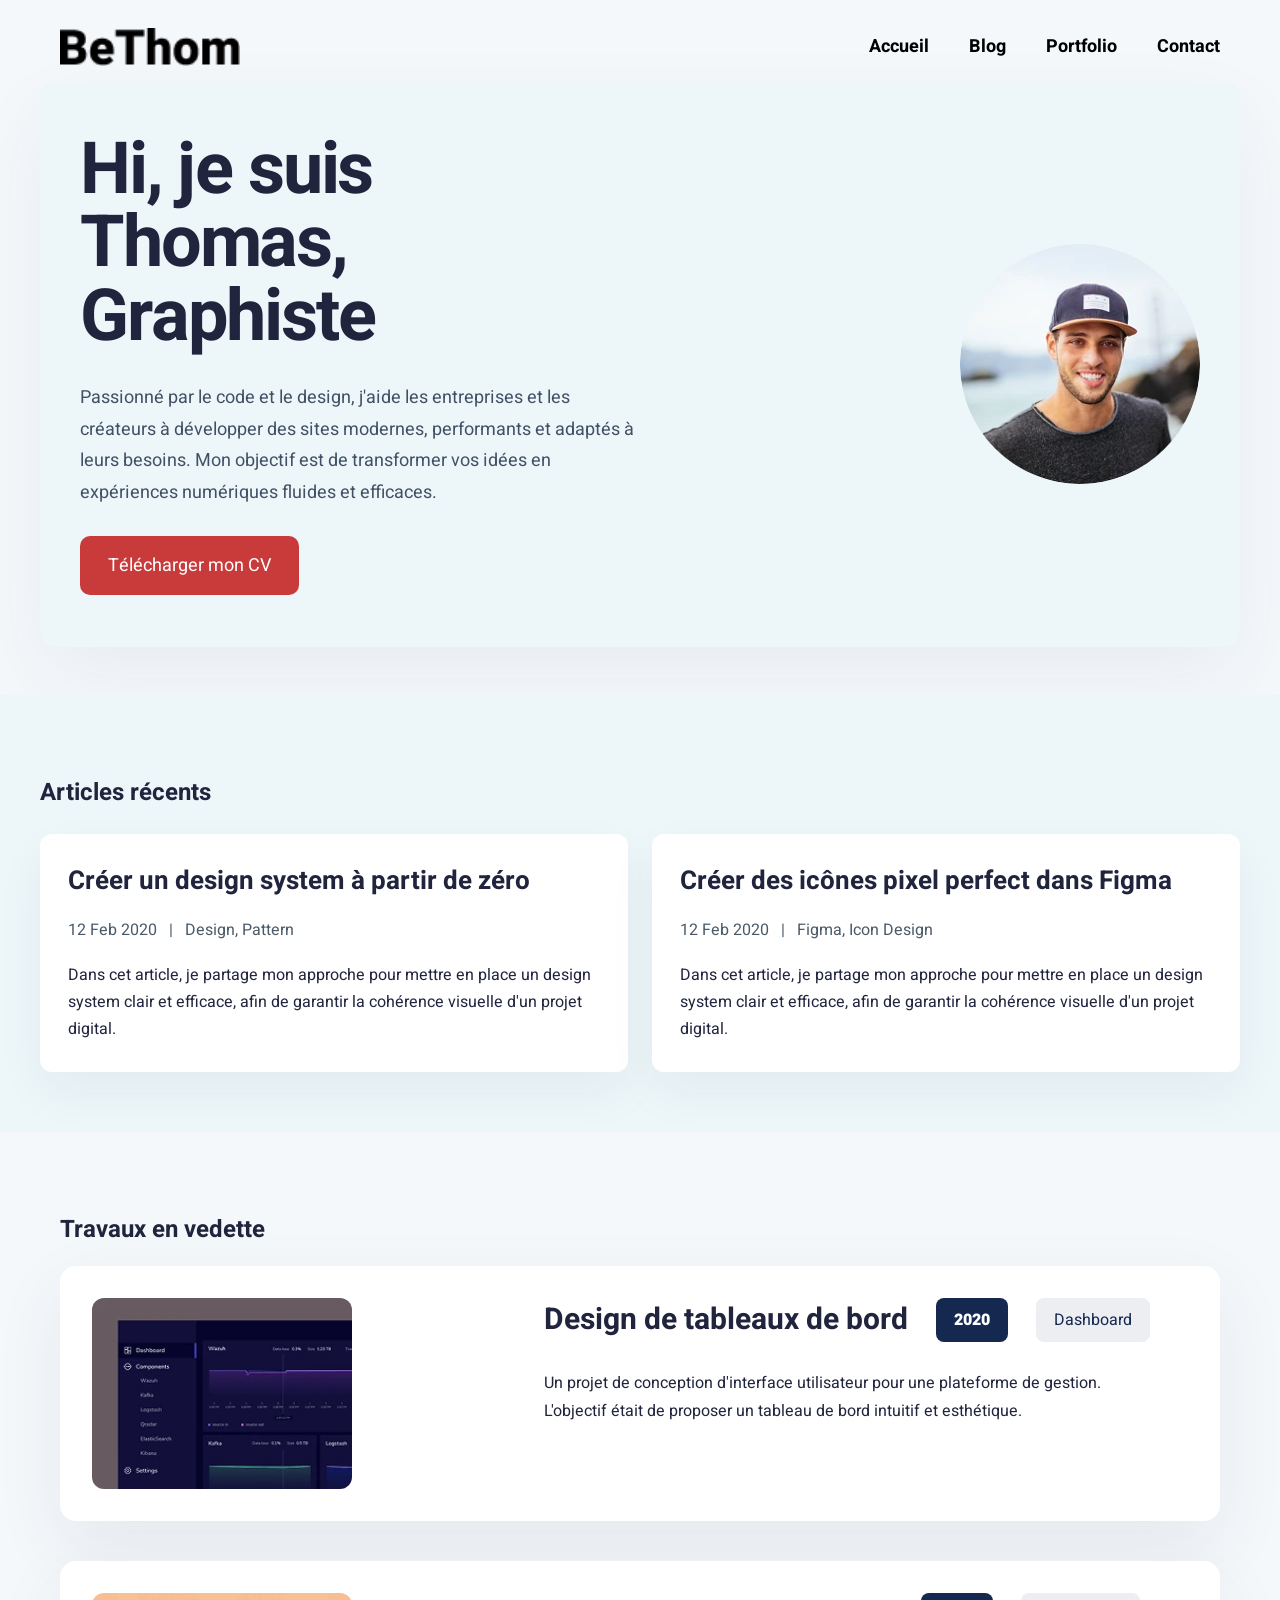
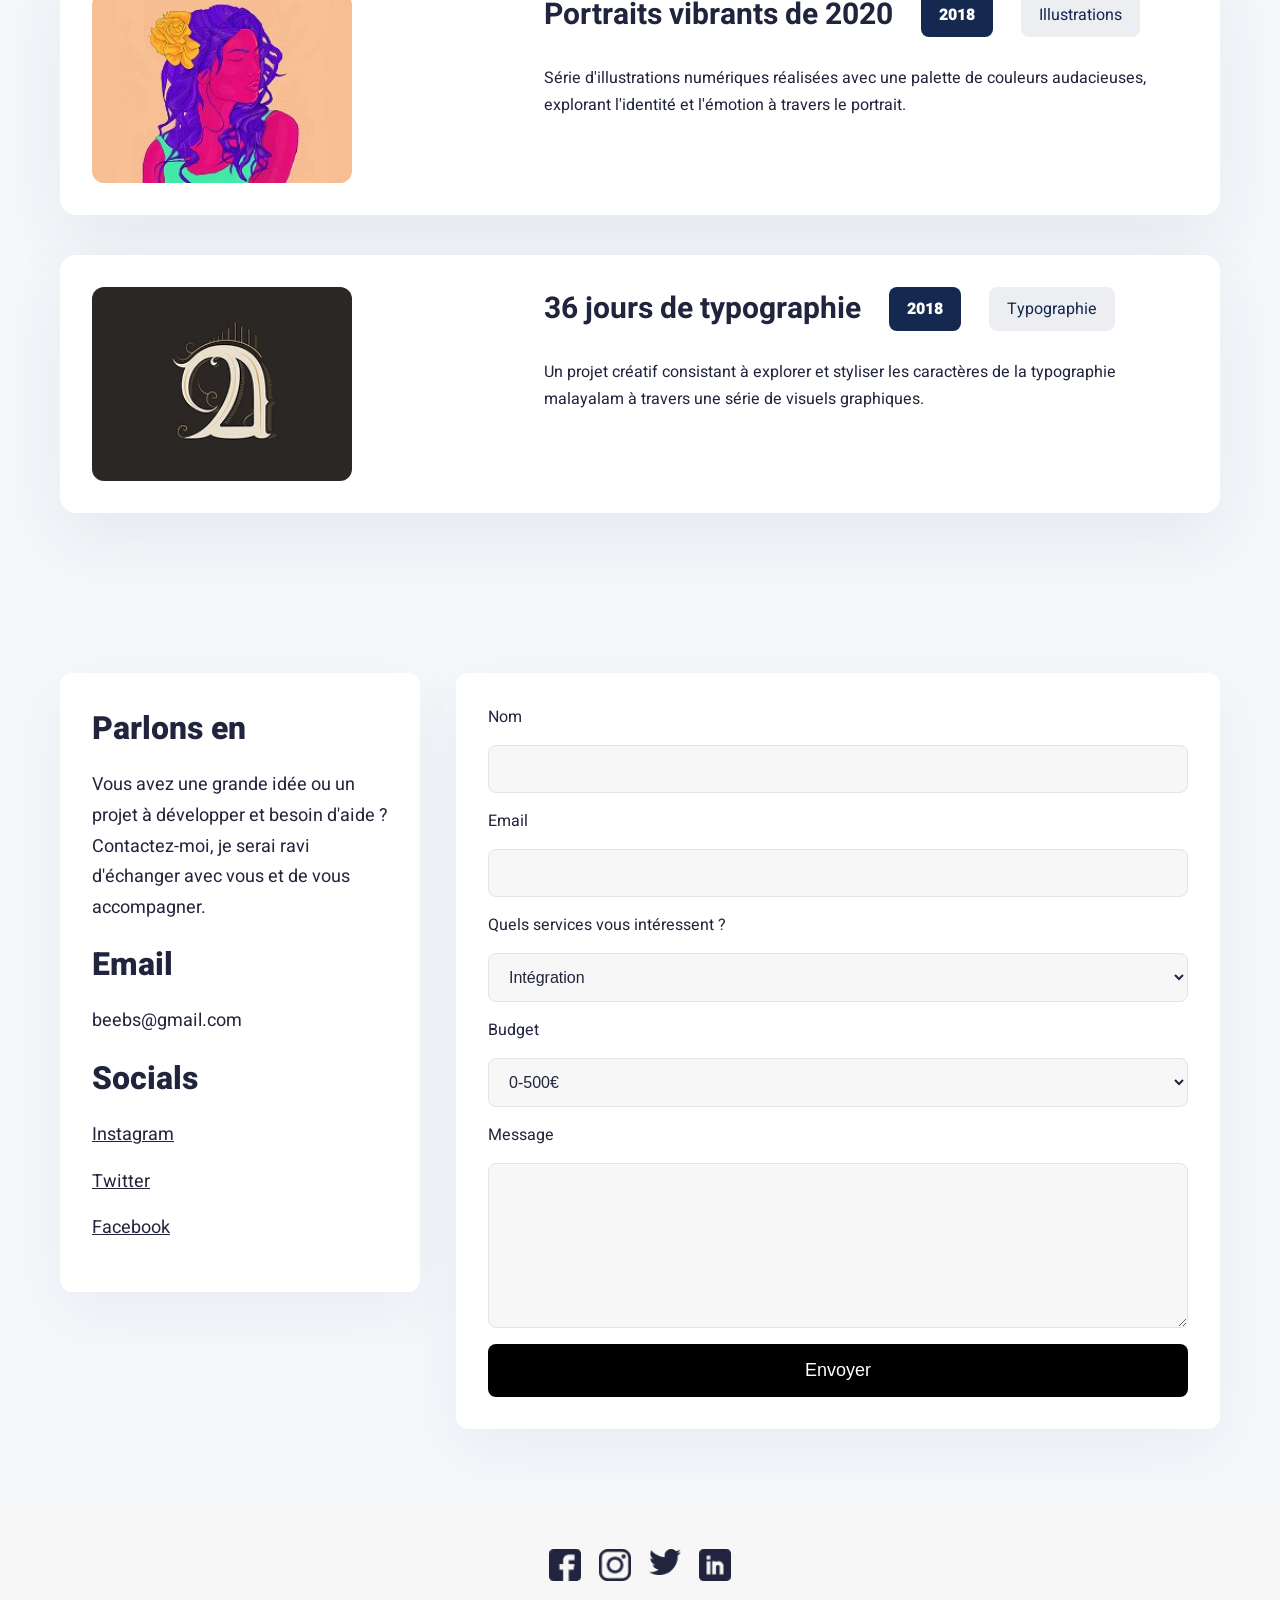
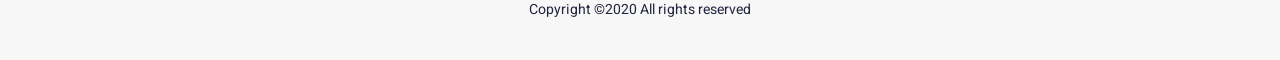
<file: index.html>
<!DOCTYPE html>
<html lang="fr">
<head>
    <meta charset="UTF-8"/>
    <meta name="viewport" content="width=device-width, initial-scale=1.0"/>
    <title>Portfolio de Thomas</title>
    <base href="./">
    <link rel="stylesheet" href="style.min.css"/>
    <link rel="preconnect" href="https://fonts.googleapis.com">
    <link rel="preconnect" href="https://fonts.gstatic.com" crossorigin>
    <link rel="stylesheet" href="https://fonts.googleapis.com/css2?family=Heebo:wght@100..900&display=swap">
</head>
<body>

<nav>
    <picture class="brand-logo">
        <source srcset="logo.webp" type="image/webp" />
                <source srcset="logo.png" type="image/png" />
        <img src="logo.png" alt="Logo de Thomas"  onerror="if(this.dataset.webpFallback!=='true'){this.dataset.webpFallback='true';this.src=this.getAttribute('src');}">
    </picture>
    <div id="nav-links">
        <a class="nav-link" href="index.html">Accueil</a>
        <a class="nav-link" href="#blog">Blog</a>
        <a class="nav-link" href="#projets">Portfolio</a>
        <a class="nav-link" href="#contact">Contact</a>
        <button id="menu-button" aria-label="Ouvrir le menu" aria-expanded="false">
            <svg class="menu-icon" viewBox="0 0 37 27" aria-hidden="true" focusable="false">
                <rect x="0" y="3" width="37" height="3" rx="1.5"></rect>
                <rect x="0" y="12" width="37" height="3" rx="1.5"></rect>
                <rect x="0" y="21" width="37" height="3" rx="1.5"></rect>
            </svg>
        </button>
    </div>
</nav>

<header>
    <div id="header-content">
        <h1>Hi, je suis Thomas, <br /> Graphiste</h1>
        <p id="subtitle">Passionné par le code et le design, j'aide les entreprises et les créateurs à développer des sites modernes, performants et adaptés à leurs besoins. Mon objectif est de transformer vos idées en expériences numériques fluides et efficaces.</p>
       <a href="CV_Thomas.pdf" id="button-cv" download="CV_Thomas.pdf">Télécharger mon CV</a>
    </div>
    <div class="hero-image">
        <picture>
            <source srcset="photo.webp" type="image/webp" />
                <source srcset="photo.png" type="image/png" />
            <img src="photo.png" alt="Photo de Thomas"  onerror="if(this.dataset.webpFallback!=='true'){this.dataset.webpFallback='true';this.src=this.getAttribute('src');}">
        </picture>
    </div>
</header>

<section id="blog">
    <h2>Articles récents</h2>
    <div id="blog-content"></div>
    <div id="articles">
        <div class="article-blog">
            <h3 class="article-title">Créer un design system à partir de zéro</h3>
            <p class="date-category">
                <span>12 Feb 2020</span>
                <span>|</span>
                <span>Design, Pattern</span>
            </p>
            <p class="article-description">Dans cet article, je partage mon approche pour mettre en place un design system clair et efficace, afin de garantir la cohérence visuelle d'un projet digital.</p>
        </div>
        <div class="article-blog">
            <h3 class="article-title">Créer des icônes pixel perfect dans Figma</h3>
            <p class="date-category">
                <span>12 Feb 2020</span>
                <span>|</span>
                <span>Figma, Icon Design</span>
            </p>
            <p class="article-description">Dans cet article, je partage mon approche pour mettre en place un design system clair et efficace, afin de garantir la cohérence visuelle d'un projet digital.</p>
        </div>
    </div>
</section>

<main>
    <section id="projets">
        <h2>Travaux en vedette</h2>
        <div class="projet">
            <div>
                <picture>
                    <source srcset="projet1.webp" type="image/webp"/>
                <source srcset="projet1.png" type="image/png" />
                    <img src="projet1.png" alt="Design de tableaux de bord" class="projet-image" onerror="if(this.dataset.webpFallback!=='true'){this.dataset.webpFallback='true';this.src=this.getAttribute('src');}">
                </picture>
            </div>
            <div class="date-type">
                <h3 class="projet-title">Design de tableaux de bord</h3>
                <span class="projet-date">2020</span>
                <span class="projet-type">Dashboard</span>
                <p class="projet-description">Un projet de conception d'interface utilisateur pour une plateforme de gestion. L'objectif était de proposer un tableau de bord intuitif et esthétique.</p>
            </div>
        </div>
        <div class="projet">
            <div>
                <picture>
                    <source srcset="projet2.webp" type="image/webp"/>
                <source srcset="projet2.png" type="image/png" />
                    <img src="projet2.png" alt="Portraits vibrants de 2020" class="projet-image" onerror="if(this.dataset.webpFallback!=='true'){this.dataset.webpFallback='true';this.src=this.getAttribute('src');}">
                </picture>
            </div>
            <div class="date-type">
                <h3 class="projet-title">Portraits vibrants de 2020</h3>
                <span class="projet-date">2018</span>
                <span class="projet-type">Illustrations</span>
                <p class="projet-description">Série d'illustrations numériques réalisées avec une palette de couleurs audacieuses, explorant l'identité et l'émotion à travers le portrait.</p>
            </div>
        </div>
        <div class="projet">
            <div>
                <picture>
                    <source srcset="projet3.webp" type="image/webp"/>
                <source srcset="projet3.png" type="image/png" />
                    <img src="projet3.png" alt="36 jours de typographie" class="projet-image" onerror="if(this.dataset.webpFallback!=='true'){this.dataset.webpFallback='true';this.src=this.getAttribute('src');}">
                </picture>
            </div>
            <div class="date-type">
                <h3 class="projet-title">36 jours de typographie</h3>
                <span class="projet-date">2018</span>
                <span class="projet-type">Typographie</span>
                <p class="projet-description">Un projet créatif consistant à explorer et styliser les caractères de la typographie malayalam à travers une série de visuels graphiques.</p>
            </div>
        </div>
    </section>

    <section id="contact">
        <div class="contact-formulaire">
            <div id="coordonnees">
                <h3 class="contact-title">Parlons en</h3>
                <p id="contact-intro">Vous avez une grande idée ou un projet à développer et besoin d'aide ? Contactez-moi, je serai ravi d'échanger avec vous et de vous accompagner.</p>
                <h3 class="contact-title">Email</h3>
                <p id="contact-email">beebs@gmail.com</p>
                <h3 class="contact-title">Socials</h3>
                <p><a class="social-links" href="https://www.instagram.com" target="_blank" rel="noreferrer">Instagram</a></p>
                <p><a class="social-links" href="https://www.x.com" target="_blank" rel="noreferrer">Twitter</a></p>
                <p><a class="social-links" href="https://www.facebook.com" target="_blank" rel="noreferrer">Facebook</a></p>
            </div>
            <form>
                <label for="name">Nom</label>
                <input type="text" name="nom" id="name" />
                <label for="email">Email</label>
                <input type="email" name="email" id="email" />
                <label for="service">Quels services vous intéressent ?</label>
                <select name="service" id="service">
                    <option value="Intégration">Intégration</option>
                    <option value="Maquette">Maquette</option>
                    <option value="Typographie">Typographie</option>
                </select>
                <label for="budget">Budget</label>
                <select name="budget" id="budget">
                    <option value="0-500€">0-500€</option>
                    <option value="500-2000 €">500-2000 €</option>
                    <option value="2000€ et +">2000€ et +</option>
                </select>
                <label for="message">Message</label>
                <textarea name="message" id="message"></textarea>
                <button type="submit">Envoyer</button>
            </form>
        </div>
    </section>
</main>

<footer class="site-footer">
    <div class="footer">
        <div id="icons-socials">
            <a href="#" target="_blank" rel="noreferrer">
                <picture>
                    <source srcset="fb.webp" type="image/webp" />
                <source srcset="fb.png" type="image/png" />
                    <img src="fb.png" alt="Facebook"  onerror="if(this.dataset.webpFallback!=='true'){this.dataset.webpFallback='true';this.src=this.getAttribute('src');}">
                </picture>
            </a>
            <a href="#" target="_blank" rel="noreferrer">
                <picture>
                    <source srcset="instagram.webp" type="image/webp" />
                <source srcset="instagram.png" type="image/png" />
                    <img src="instagram.png" alt="Instagram"  onerror="if(this.dataset.webpFallback!=='true'){this.dataset.webpFallback='true';this.src=this.getAttribute('src');}">
                </picture>
            </a>
            <a href="#" target="_blank" rel="noreferrer">
                <img src="twitter.png" alt="Twitter"  onerror="if(this.dataset.webpFallback!=='true'){this.dataset.webpFallback='true';this.src=this.getAttribute('src');}">
            </a>
            <a href="#" target="_blank" rel="noreferrer">
                <picture>
                    <source srcset="linkedin.webp" type="image/webp" />
                <source srcset="linkedin.png" type="image/png" />
                    <img src="linkedin.png" alt="LinkedIn"  onerror="if(this.dataset.webpFallback!=='true'){this.dataset.webpFallback='true';this.src=this.getAttribute('src');}">
                </picture>
            </a>
        </div>
        <p id="copyright">Copyright ©2020 All rights reserved</p>
    </div>
</footer>
<script>
    document.addEventListener('DOMContentLoaded', function () {
        document.querySelectorAll('picture > img').forEach(function (img) {
            img.addEventListener('error', function () {
                var fallback = img.getAttribute('src');
                if (fallback && !img.src.endsWith(fallback)) {
                    img.src = fallback;
                }
            });
        });

        // Toggle du menu mobile (bouton hamburger)
        var menuButton = document.getElementById('menu-button');
        var navLinks = document.getElementById('nav-links');
        if (menuButton && navLinks) {
            menuButton.addEventListener('click', function () {
                var isOpen = navLinks.classList.toggle('open');
                menuButton.setAttribute('aria-expanded', isOpen ? 'true' : 'false');
            });
        }
    });
</script>
</body>
</html>
</file>
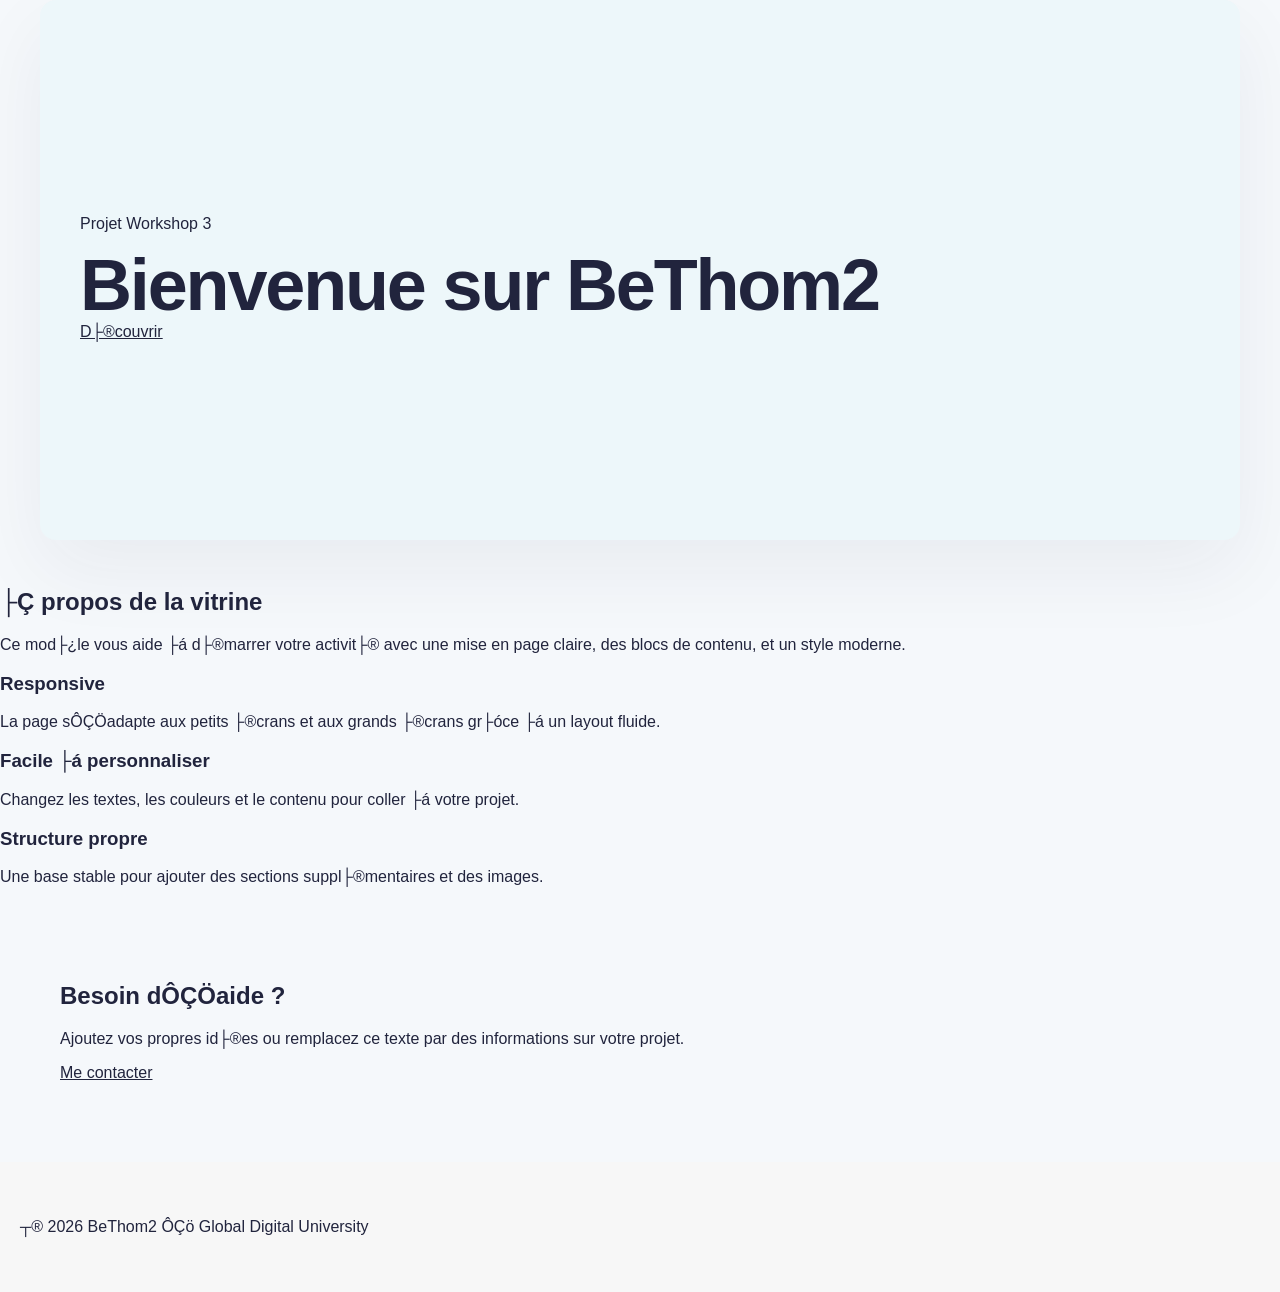
<file: prev_index.html>
﻿<!DOCTYPE html>
<html lang="fr">
<head>
  <meta charset="UTF-8" />
  <meta name="viewport" content="width=device-width, initial-scale=1.0" />
  <title>BeThom2 - Atelier Web</title>
  <link rel="stylesheet" href="styles/style.css" />
</head>
<body>
  <header class="site-header">
    <div class="container">
      <p class="eyebrow">Projet Workshop 3</p>
      <h1>Bienvenue sur BeThom2</h1>
      <a class="button" href="#apropos">D├®couvrir</a>
    </div>
  </header>

  <main>
    <section id="apropos" class="section section-light">
      <div class="container">
        <h2>├Ç propos de la vitrine</h2>
        <p>Ce mod├¿le vous aide ├á d├®marrer votre activit├® avec une mise en page claire, des blocs de contenu, et un style moderne.</p>
      </div>
    </section>

    <section class="section section-cards">
      <div class="container cards">
        <article class="card">
          <h3>Responsive</h3>
          <p>La page sÔÇÖadapte aux petits ├®crans et aux grands ├®crans gr├óce ├á un layout fluide.</p>
        </article>
        <article class="card">
          <h3>Facile ├á personnaliser</h3>
          <p>Changez les textes, les couleurs et le contenu pour coller ├á votre projet.</p>
        </article>
        <article class="card">
          <h3>Structure propre</h3>
          <p>Une base stable pour ajouter des sections suppl├®mentaires et des images.</p>
        </article>
      </div>
    </section>

    <section id="contact" class="section section-secondary">
      <div class="container contact-block">
        <h2>Besoin dÔÇÖaide ?</h2>
        <p>Ajoutez vos propres id├®es ou remplacez ce texte par des informations sur votre projet.</p>
        <a class="button secondary" href="mailto:contact@example.com">Me contacter</a>
      </div>
    </section>
  </main>

  <footer class="site-footer">
    <div class="container">
      <p>┬® 2026 BeThom2 ÔÇö Global Digital University</p>
    </div>
  </footer>
</body>
</html>
</file>
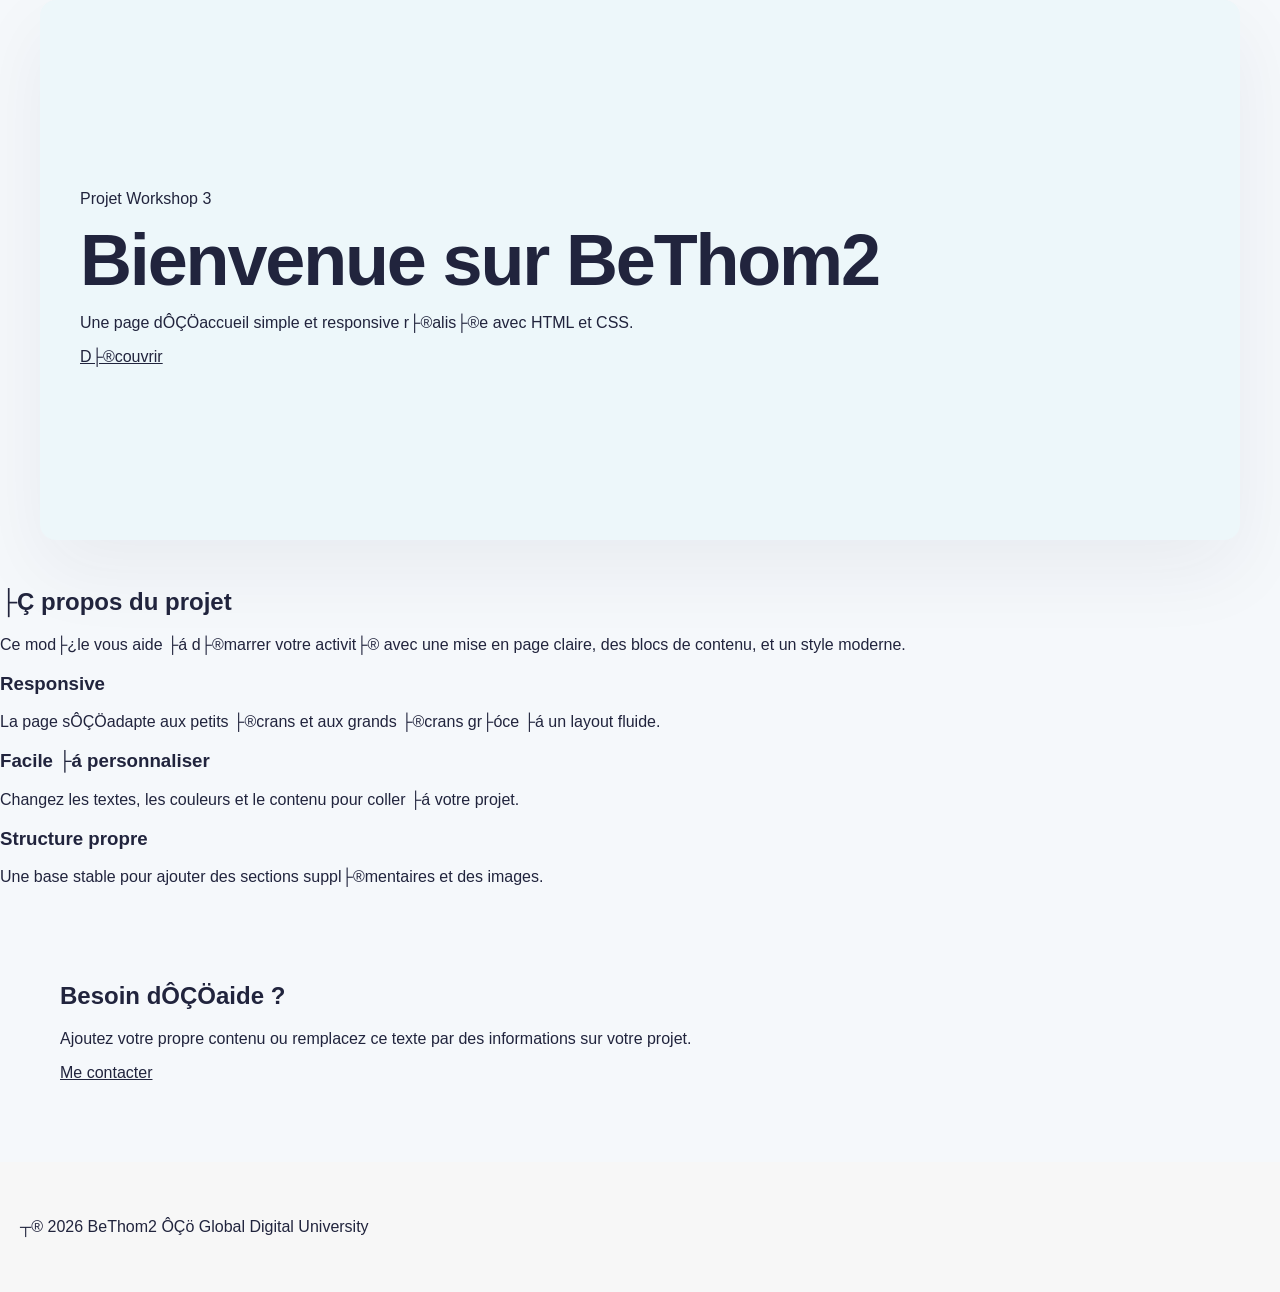
<file: restored_index.html>
﻿<!DOCTYPE html>
<html lang="fr">
<head>
  <meta charset="UTF-8" />
  <meta name="viewport" content="width=device-width, initial-scale=1.0" />
  <title>BeThom2 - Atelier Web</title>
  <link rel="stylesheet" href="styles/style.css" />
</head>
<body>
  <header class="site-header">
    <div class="container">
      <p class="eyebrow">Projet Workshop 3</p>
      <h1>Bienvenue sur BeThom2</h1>
      <p class="intro">Une page dÔÇÖaccueil simple et responsive r├®alis├®e avec HTML et CSS.</p>
      <a class="button" href="#apropos">D├®couvrir</a>
    </div>
  </header>

  <main>
    <section id="apropos" class="section section-light">
      <div class="container">
        <h2>├Ç propos du projet</h2>
        <p>Ce mod├¿le vous aide ├á d├®marrer votre activit├® avec une mise en page claire, des blocs de contenu, et un style moderne.</p>
      </div>
    </section>

    <section class="section section-cards">
      <div class="container cards">
        <article class="card">
          <h3>Responsive</h3>
          <p>La page sÔÇÖadapte aux petits ├®crans et aux grands ├®crans gr├óce ├á un layout fluide.</p>
        </article>
        <article class="card">
          <h3>Facile ├á personnaliser</h3>
          <p>Changez les textes, les couleurs et le contenu pour coller ├á votre projet.</p>
        </article>
        <article class="card">
          <h3>Structure propre</h3>
          <p>Une base stable pour ajouter des sections suppl├®mentaires et des images.</p>
        </article>
      </div>
    </section>

    <section id="contact" class="section section-secondary">
      <div class="container contact-block">
        <h2>Besoin dÔÇÖaide ?</h2>
        <p>Ajoutez votre propre contenu ou remplacez ce texte par des informations sur votre projet.</p>
        <a class="button secondary" href="mailto:contact@example.com">Me contacter</a>
      </div>
    </section>
  </main>

  <footer class="site-footer">
    <div class="container">
      <p>┬® 2026 BeThom2 ÔÇö Global Digital University</p>
    </div>
  </footer>
</body>
</html>
</file>
<file: styles/style.css>
﻿/* General styles */
* {
    box-sizing: border-box;
}

body {
    margin: 0;
    font-family: "Heebo", sans-serif;
    color: #21243D;
    background-color: #F5F8FB;
}

img {
    display: block;
    max-width: 100%;
}

a {
    color: inherit;
}

button {
    border: none;
    background: none;
    padding: 0;
    cursor: pointer;
}

#menu-button img {
    display: block;
    width: 24px;
    height: auto;
}

/* Navigation */
html {
    scroll-behavior: smooth;
}

nav {
    width: 100%;
    max-width: 1200px;
    margin: 0 auto;
    padding: 28px 20px 16px;
    display: flex;
    justify-content: space-between;
    align-items: center;
}

.brand-logo {
    display: inline-flex;
    align-items: center;
    width: 180px;
}

.brand-logo img {
    width: 100%;
    height: auto;
}

#nav-links {
    display: flex;
    justify-content: flex-end;
    align-items: center;
    gap: 40px;
    flex-wrap: wrap;
}

.nav-link {
    color: #000000;
    text-decoration: none;
    font-weight: 700;
    font-size: 18px;
}

#menu-button {
    display: none;
    background: transparent;
    align-items: center;
    justify-content: center;
}

/* Header */
header {
    width: 100%;
    max-width: 1200px;
    margin: 0 auto 48px;
    padding: 52px 40px;
    display: flex;
    align-items: center;
    justify-content: space-between;
    gap: 40px;
    background-color: #EDF7FA;
    border-radius: 16px;
    box-shadow: 0 30px 80px rgba(33, 36, 61, 0.06);
    min-height: 540px;
}

#header-content {
    max-width: 560px;
    display: flex;
    flex-direction: column;
    gap: 28px;
    align-items: flex-start;
    text-align: left;
}

.header-logo {
    display: inline-block;
    width: 180px;
    height: auto;
}

#header-content h1 {
    margin-top: 0;
}

h1 {
    font-weight: 700;
    font-size: clamp(44px, 6vw, 72px);
    line-height: 1.02;
    margin: 0;
    letter-spacing: -0.03em;
}

#subtitle {
    margin: 0;
    font-size: 18px;
    line-height: 1.75;
    max-width: 600px;
    color: #425066;
}

#button-cv {
    display: inline-flex;
    align-items: center;
    justify-content: center;
    background-color: #C93B3B;
    color: #FFFFFF;
    text-decoration: none;
    font-size: 18px;
    padding: 16px 28px;
    border-radius: 10px;
    transition: transform 180ms ease, box-shadow 180ms ease;
}

#button-cv:hover {
    transform: translateY(-1px);
    box-shadow: 0 16px 30px rgba(255, 100, 100, 0.18);
}

.hero-image {
    flex: 0 0 auto;
    width: auto;
    max-width: 240px;
}

.hero-image img {
    border-radius: 50%;
    width: 100%;
    max-width: 240px;
    height: auto;
}

/* Blog section */
#blog {
    background-color: #EDF7FA;
    padding: 60px 20px;
}

#blog h2 {
    width: 100%;
    max-width: 1200px;
    margin-left: auto;
    margin-right: auto;
}

#blog-content,
#articles,
#projets,
#contact {
    width: 100%;
    max-width: 1200px;
    margin: 0 auto;
}

#articles {
    display: grid;
    grid-template-columns: repeat(2, minmax(260px, 1fr));
    gap: 24px;
    margin-top: 24px;
}

.article-blog {
    background: #FFFFFF;
    border-radius: 12px;
    padding: 28px;
    width: 100%;
    min-width: 0;
    box-shadow: 0 20px 50px rgba(33, 36, 61, 0.05);
}

.article-title {
    font-size: 26px;
    margin: 0 0 18px 0;
}

.date-category {
    display: flex;
    flex-wrap: wrap;
    gap: 12px;
    color: #4A5A69;
    margin: 0 0 20px 0;
    font-size: 16px;
}

.article-description {
    font-size: 16px;
    line-height: 1.7;
    margin: 0;
}

/* Portfolio section */
#projets {
    padding: 60px 20px;
}

.projet {
    display: grid;
    grid-template-columns: minmax(260px, 420px) 1fr;
    gap: 32px;
    align-items: start;
    margin-bottom: 40px;
    background-color: #FFFFFF;
    padding: 32px;
    border-radius: 16px;
    box-shadow: 0 25px 70px rgba(33, 36, 61, 0.08);
}

.projet > div:first-child {
    width: auto;
    max-width: 260px;
}

.projet-image {
    width: 100%;
    max-width: 260px;
    border-radius: 12px;
}

.date-type {
    display: flex;
    align-items: center;
    gap: 28px;
    flex-wrap: wrap;
    margin-bottom: 16px;
}

.projet-title {
    font-weight: 700;
    font-size: 30px;
    margin: 0;
}

.projet-date {
    background-color: #142850;
    color: #FFFFFF;
    border-radius: 8px;
    padding: 10px 18px;
    font-weight: 900;
    font-size: 16px;
}

.projet-type {
    color: #142850;
    font-size: 16px;
    background-color: rgba(20, 40, 80, 0.08);
    border-radius: 8px;
    padding: 10px 18px;
}

.projet-description {
    font-size: 16px;
    line-height: 1.7;
    margin: 0;
    max-width: 620px;
}

/* Contact section */
#contact {
    padding: 60px 20px 80px;
}

.contact-formulaire {
    display: grid;
    grid-template-columns: minmax(260px, 360px) 1fr;
    gap: 36px;
    align-items: start;
}

#coordonnees {
    flex: none;
    min-width: 0;
    padding: 32px;
    border-radius: 12px;
    background-color: #FFFFFF;
    box-shadow: 0 20px 60px rgba(33, 36, 61, 0.06);
}

.contact-title {
    font-weight: 800;
    font-size: 32px;
    margin: 0 0 18px 0;
}

#contact-intro,
#contact-email,
.social-links {
    font-size: 18px;
    line-height: 1.7;
    margin: 0 0 18px 0;
}

#icons-socials {
    display: flex;
    gap: 18px;
    flex-wrap: wrap;
}

#icons-socials img {
    width: 32px;
    height: auto;
}

form {
    display: flex;
    flex-direction: column;
    gap: 16px;
    min-width: 0;
    padding: 32px;
    border-radius: 12px;
    background-color: #FFFFFF;
    box-shadow: 0 20px 60px rgba(33, 36, 61, 0.06);
}

form label {
    font-size: 16px;
}

form input,
form select,
form textarea {
    width: 100%;
    background-color: #F7F7F7;
    border: 1px solid #E4E4E4;
    border-radius: 8px;
    padding: 14px 16px;
    font-size: 16px;
    color: #21243D;
}

form textarea {
    min-height: 165px;
    resize: vertical;
}

form button {
    width: 100%;
    background-color: #000000;
    color: #FFFFFF;
    border-radius: 8px;
    padding: 16px;
    font-size: 18px;
}

/* Footer */
.site-footer {
    width: 100%;
    padding: 40px 20px;
    background: #F7F7F7;
}

.footer {
    width: 100%;
    max-width: 1200px;
    margin: 0 auto;
    display: flex;
    flex-direction: column;
    align-items: center;
    gap: 18px;
    text-align: center;
}

#copyright {
    margin: 0;
    color: #21243D;
    font-size: 14px;
}

/* ==========================================================
   Responsive — single breakpoint, mobile layout (<= 700px)
   ========================================================== */
@media (max-width: 700px) {

    /* Nav: logo left, hamburger right, links hidden until toggled by JS */
    nav {
        justify-content: space-between;
        padding: 24px 20px 12px;
    }

    /* #menu-button est un enfant de #nav-links dans le HTML : on ne masque
       donc que les liens, pas le conteneur entier, sinon le bouton disparaît aussi */
    #nav-links {
        justify-content: flex-end;
        gap: 0;
    }

    .nav-link {
        display: none;
    }

    /* Bouton menu : icône centrée dans une zone de tap confortable,
       sans forcer de largeur qui dépasserait la nav */
    #menu-button {
        display: inline-flex;
        align-items: center;
        justify-content: center;
        width: 44px;
        height: 44px;
        padding: 10px;
        flex-shrink: 0;
    }

    /* Menu ouvert : ajouté/retiré en JS sur #nav-links (classe .open) */
    #nav-links.open {
        position: absolute;
        top: 78px;
        left: 20px;
        right: 20px;
        flex-direction: column;
        align-items: center;
        gap: 18px;
        background-color: #F5F8FB;
        border-radius: 10px;
        padding: 20px;
        box-shadow: 0 20px 50px rgba(33, 36, 61, 0.12);
        z-index: 20;
    }

    #nav-links.open .nav-link {
        display: block;
    }

    /* Stack the sections that were side-by-side on desktop */
    .projet,
    .contact-formulaire,
    #articles {
        display: flex;
        flex-direction: column;
        align-items: stretch;
        gap: 20px;
    }

    /* Header: image on top, text centered below (column-reverse works
       because header only has two direct children) */
    header {
        display: flex;
        flex-direction: column-reverse;
        align-items: center;
        padding: 24px 20px 48px;
        gap: 24px;
        min-height: 0;
    }

    #header-content {
        align-items: center;
        text-align: center;
        max-width: 100%;
    }

    .hero-image {
        max-width: 140px;
        margin: 0 auto;
    }

    .header-logo {
        margin: 0 auto;
    }

    #button-cv {
        width: 100%;
        text-align: center;
    }

    /* Blog articles */
    .article-blog {
        width: 100%;
    }

    /* Portfolio items */
    .projet > div:first-child {
        width: 100%;
        max-width: 100%;
    }

    .projet-image {
        max-width: 100%;
    }

    .date-type {
        flex-direction: column;
        align-items: flex-start;
        gap: 12px;
    }

    /* Contact */
    #contact {
        padding: 40px 20px 60px;
    }

    #coordonnees,
    form {
        width: 100%;
    }
}
</file>
<file: style.min.css>
*{box-sizing:border-box}body{margin:0;font-family:"Heebo",sans-serif;color:#21243D;background-color:#F5F8FB}img{display:block;max-width:100%}a{color:inherit}button{border:none;background:none;padding:0;cursor:pointer}#menu-button img{display:block;width:24px;height:auto}html{scroll-behavior:smooth}nav{width:100%;max-width:1200px;margin:0 auto;padding:28px 20px 16px;display:flex;justify-content:space-between;align-items:center}.brand-logo{display:inline-flex;align-items:center;width:180px}.brand-logo img{width:100%;height:auto}#nav-links{display:flex;justify-content:flex-end;align-items:center;gap:40px;flex-wrap:wrap}.nav-link{color:#000000;text-decoration:none;font-weight:700;font-size:18px}#menu-button{display:none;background:transparent;align-items:center;justify-content:center}header{width:100%;max-width:1200px;margin:0 auto 48px;padding:52px 40px;display:flex;align-items:center;justify-content:space-between;gap:40px;background-color:#EDF7FA;border-radius:16px;box-shadow:0 30px 80px rgba(33,36,61,0.06);min-height:540px}#header-content{max-width:560px;display:flex;flex-direction:column;gap:28px;align-items:flex-start;text-align:left}.header-logo{display:inline-block;width:180px;height:auto}#header-content h1{margin-top:0}h1{font-weight:700;font-size:clamp(44px,6vw,72px);line-height:1.02;margin:0;letter-spacing:-0.03em}#subtitle{margin:0;font-size:18px;line-height:1.75;max-width:600px;color:#425066}#button-cv{display:inline-flex;align-items:center;justify-content:center;background-color:#C93B3B;color:#FFFFFF;text-decoration:none;font-size:18px;padding:16px 28px;border-radius:10px;transition:transform 180ms ease,box-shadow 180ms ease}#button-cv:hover{transform:translateY(-1px);box-shadow:0 16px 30px rgba(255,100,100,0.18)}.hero-image{flex:0 0 auto;width:auto;max-width:240px}.hero-image img{border-radius:50%;width:100%;max-width:240px;height:auto}#blog{background-color:#EDF7FA;padding:60px 20px}#blog h2{width:100%;max-width:1200px;margin-left:auto;margin-right:auto}#blog-content,#articles,#projets,#contact{width:100%;max-width:1200px;margin:0 auto}#articles{display:grid;grid-template-columns:repeat(2,minmax(260px,1fr));gap:24px;margin-top:24px}.article-blog{background:#FFFFFF;border-radius:12px;padding:28px;width:100%;min-width:0;box-shadow:0 20px 50px rgba(33,36,61,0.05)}.article-title{font-size:26px;margin:0 0 18px 0}.date-category{display:flex;flex-wrap:wrap;gap:12px;color:#4A5A69;margin:0 0 20px 0;font-size:16px}.article-description{font-size:16px;line-height:1.7;margin:0}#projets{padding:60px 20px}.projet{display:grid;grid-template-columns:minmax(260px,420px) 1fr;gap:32px;align-items:start;margin-bottom:40px;background-color:#FFFFFF;padding:32px;border-radius:16px;box-shadow:0 25px 70px rgba(33,36,61,0.08)}.projet > div:first-child{width:auto;max-width:260px}.projet-image{width:100%;max-width:260px;border-radius:12px}.date-type{display:flex;align-items:center;gap:28px;flex-wrap:wrap;margin-bottom:16px}.projet-title{font-weight:700;font-size:30px;margin:0}.projet-date{background-color:#142850;color:#FFFFFF;border-radius:8px;padding:10px 18px;font-weight:900;font-size:16px}.projet-type{color:#142850;font-size:16px;background-color:rgba(20,40,80,0.08);border-radius:8px;padding:10px 18px}.projet-description{font-size:16px;line-height:1.7;margin:0;max-width:620px}#contact{padding:60px 20px 80px}.contact-formulaire{display:grid;grid-template-columns:minmax(260px,360px) 1fr;gap:36px;align-items:start}#coordonnees{flex:none;min-width:0;padding:32px;border-radius:12px;background-color:#FFFFFF;box-shadow:0 20px 60px rgba(33,36,61,0.06)}.contact-title{font-weight:800;font-size:32px;margin:0 0 18px 0}#contact-intro,#contact-email,.social-links{font-size:18px;line-height:1.7;margin:0 0 18px 0}#icons-socials{display:flex;gap:18px;flex-wrap:wrap}#icons-socials img{width:32px;height:auto}form{display:flex;flex-direction:column;gap:16px;min-width:0;padding:32px;border-radius:12px;background-color:#FFFFFF;box-shadow:0 20px 60px rgba(33,36,61,0.06)}form label{font-size:16px}form input,form select,form textarea{width:100%;background-color:#F7F7F7;border:1px solid #E4E4E4;border-radius:8px;padding:14px 16px;font-size:16px;color:#21243D}form textarea{min-height:165px;resize:vertical}form button{width:100%;background-color:#000000;color:#FFFFFF;border-radius:8px;padding:16px;font-size:18px}.site-footer{width:100%;padding:40px 20px;background:#F7F7F7}.footer{width:100%;max-width:1200px;margin:0 auto;display:flex;flex-direction:column;align-items:center;gap:18px;text-align:center}#copyright{margin:0;color:#21243D;font-size:14px}@media (max-width:700px){nav{justify-content:space-between;padding:24px 20px 12px}#nav-links{justify-content:flex-end;gap:0}.nav-link{display:none}#menu-button{display:inline-flex;align-items:center;justify-content:center;width:44px;height:44px;padding:10px;flex-shrink:0}#nav-links.open{position:absolute;top:78px;left:20px;right:20px;flex-direction:column;align-items:center;gap:18px;background-color:#F5F8FB;border-radius:10px;padding:20px;box-shadow:0 20px 50px rgba(33,36,61,0.12);z-index:20}#nav-links.open .nav-link{display:block}.projet,.contact-formulaire,#articles{display:flex;flex-direction:column;align-items:stretch;gap:20px}header{display:flex;flex-direction:column-reverse;align-items:center;padding:24px 20px 48px;gap:24px;min-height:0}#header-content{align-items:center;text-align:center;max-width:100%}.hero-image{max-width:140px;margin:0 auto}.header-logo{margin:0 auto}#button-cv{width:100%;text-align:center}.article-blog{width:100%}.projet > div:first-child{width:100%;max-width:100%}.projet-image{max-width:100%}.date-type{flex-direction:column;align-items:flex-start;gap:12px}#contact{padding:40px 20px 60px}#coordonnees,form{width:100%}}
</file>
